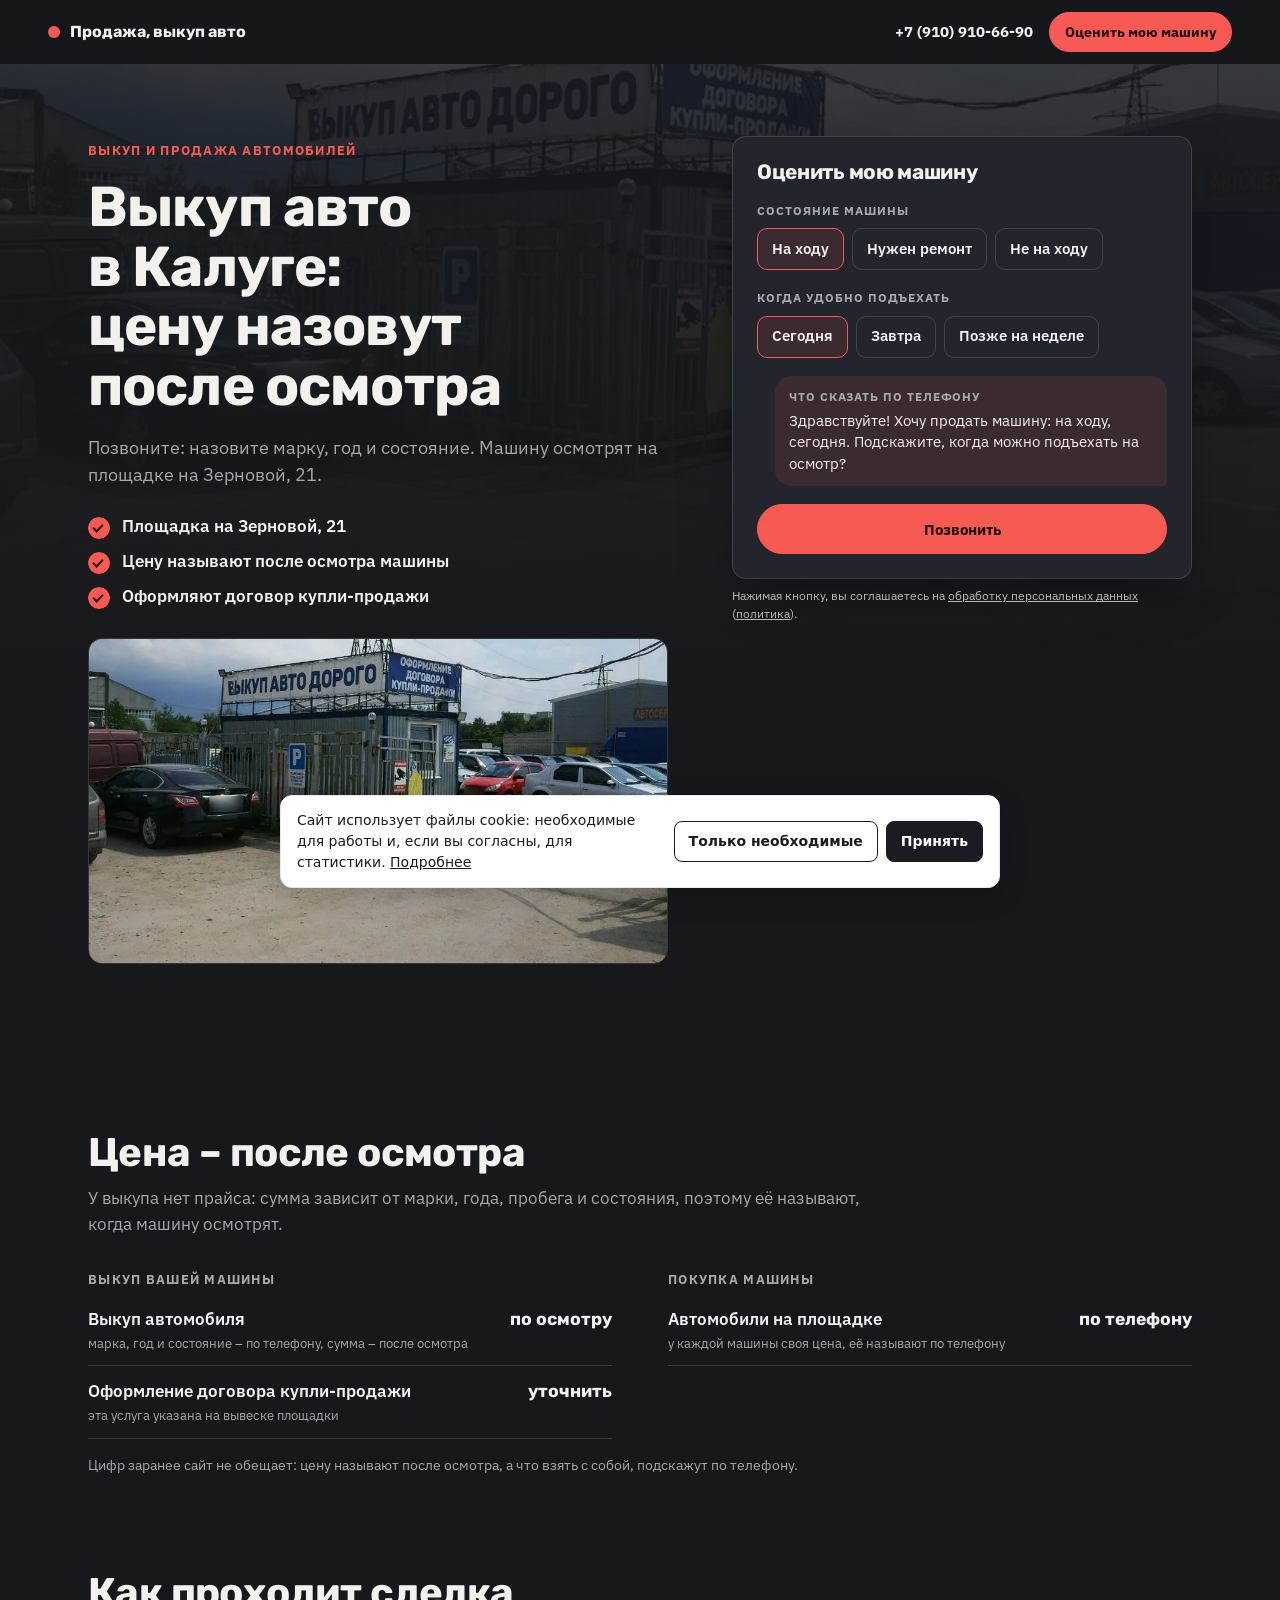
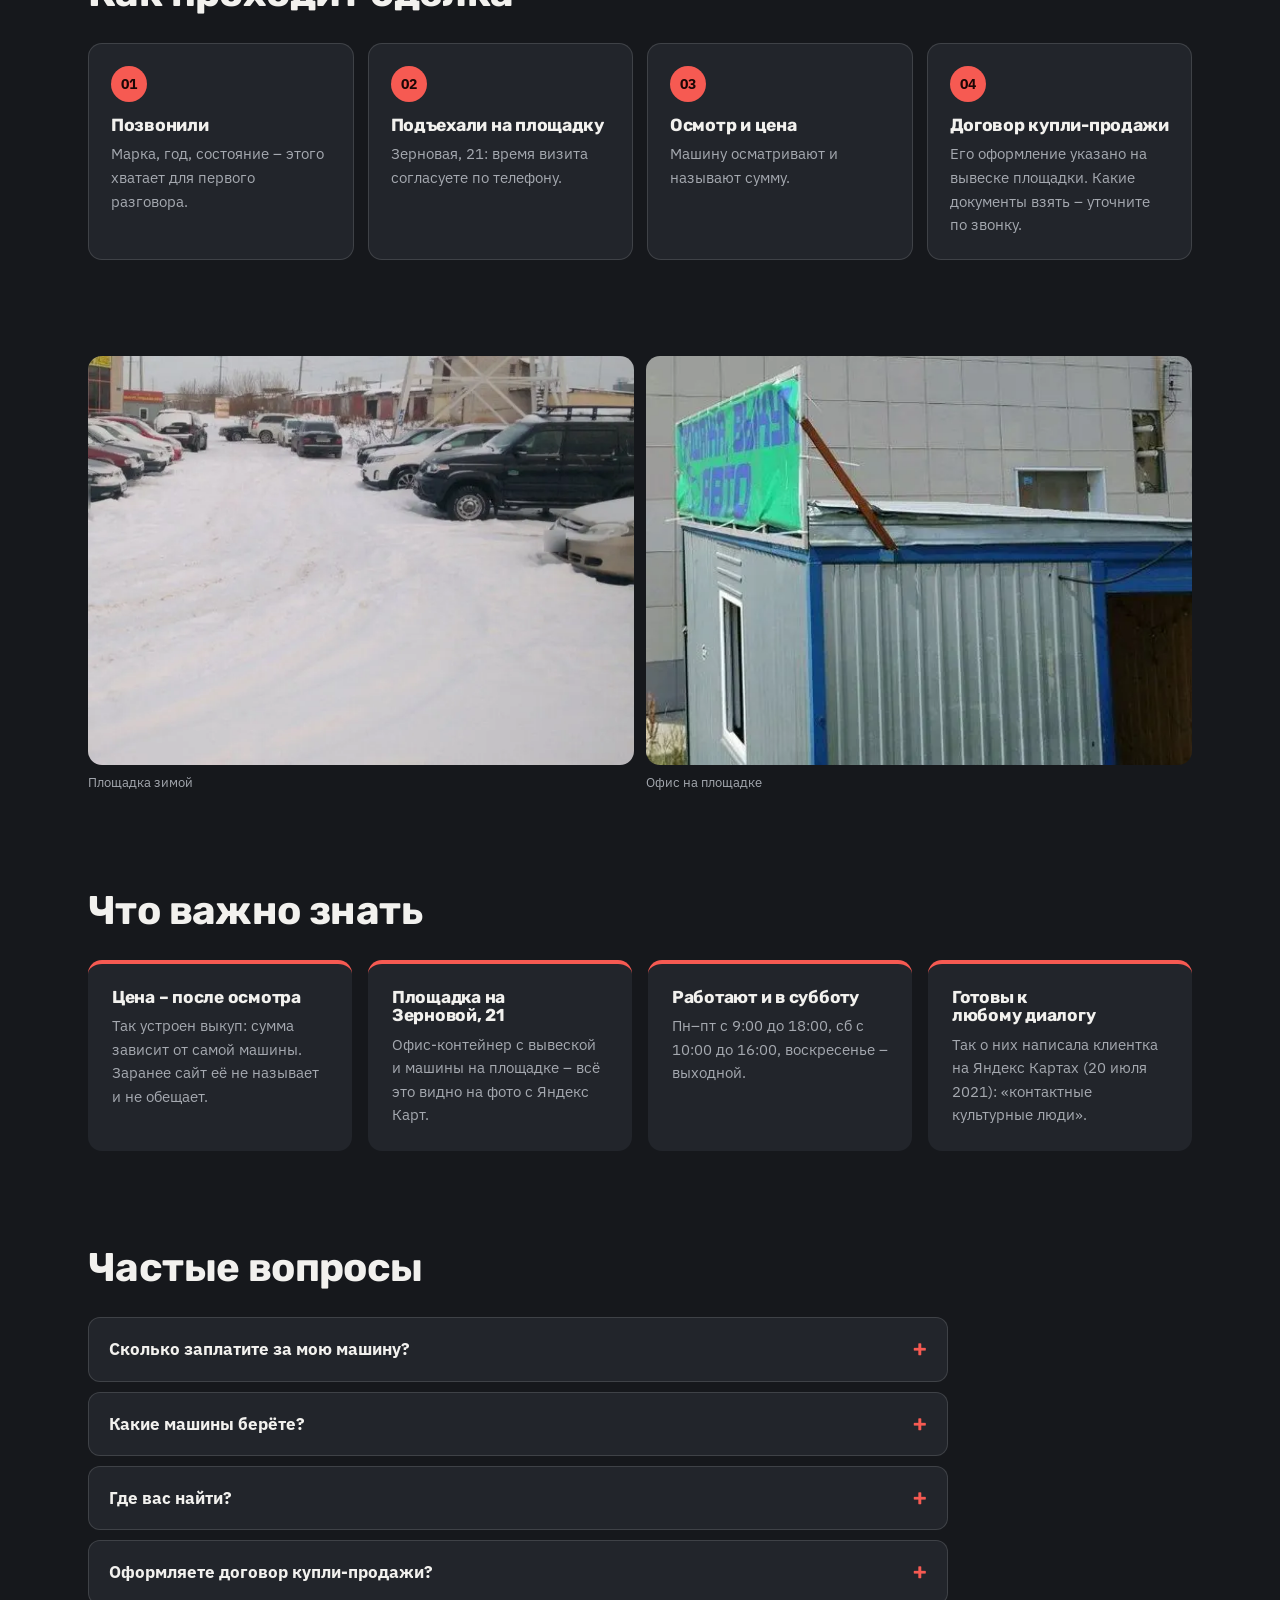
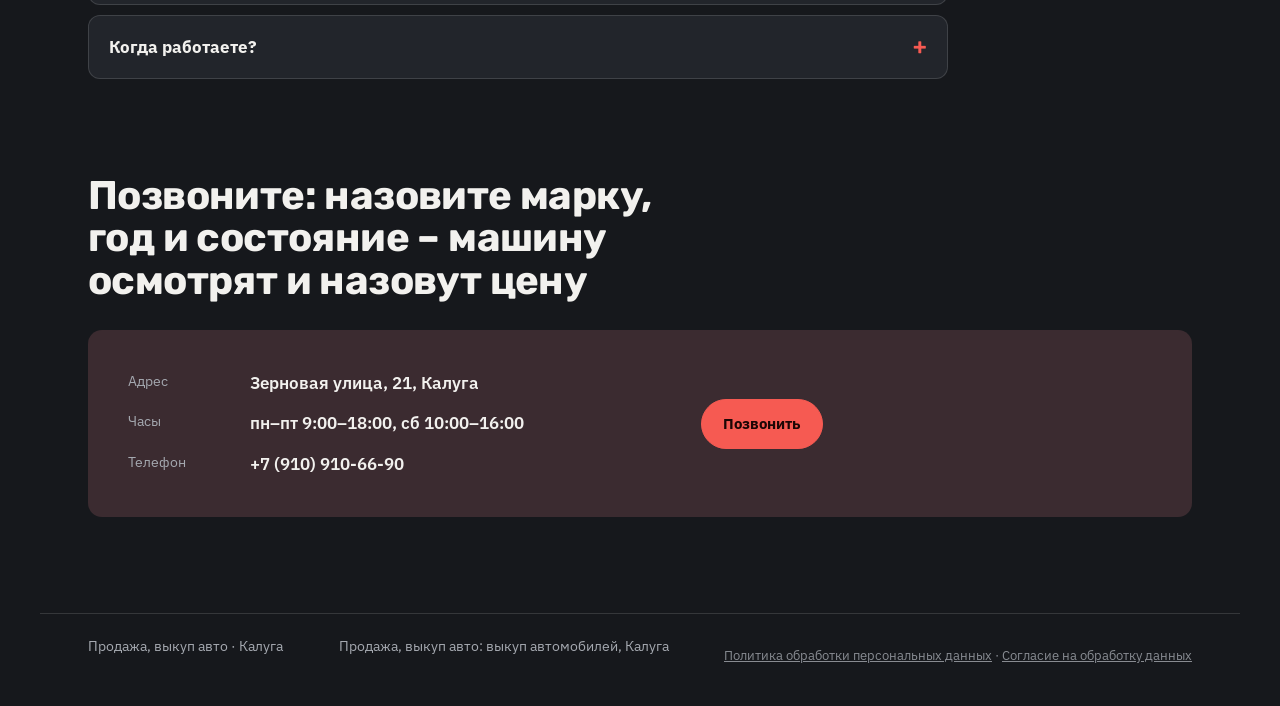
<file: index.html>
<!doctype html>
<html lang="ru">
<head>
<meta charset="utf-8">
<meta name="robots" content="noindex, nofollow" data-publish>
<meta name="viewport" content="width=device-width, initial-scale=1, viewport-fit=cover">
<title>Продажа, выкуп авто · Выкуп автомобилей</title>
<meta name="description" content="Позвоните: назовите марку, год и состояние. Машину осмотрят на площадке на Зерновой, 21.">
<meta property="og:type" content="website">
<meta property="og:url" content="https://ajax55sv-cell.github.io/prodazha-vykup-avto-kaluga/">
<meta property="og:site_name" content="Продажа, выкуп авто">
<meta property="og:title" content="Выкуп авто в Калуге: цену назовут после осмотра">
<meta property="og:description" content="Позвоните: назовите марку, год и состояние. Машину осмотрят на площадке на Зерновой, 21.">
<meta property="og:image" content="https://ajax55sv-cell.github.io/prodazha-vykup-avto-kaluga/assets/og.jpg">
<link rel="preload" as="image" href="assets/hero.webp" fetchpriority="high">
<link rel="icon" href="data:image/svg+xml,%3Csvg xmlns=%27http://www.w3.org/2000/svg%27 viewBox=%270 0 32 32%27%3E%3Crect x=%276%27 y=%276%27 width=%2720%27 height=%2720%27 rx=%275%27 fill=%27%23f65a52%27/%3E%3C/svg%3E">
<link rel="preconnect" href="https://fonts.googleapis.com">
<link rel="preconnect" href="https://fonts.gstatic.com" crossorigin>
<link href="https://fonts.googleapis.com/css2?family=Rubik:wght@600;700&family=IBM+Plex+Sans:wght@400;500;600&display=swap" rel="stylesheet">
<style>
:root { --c-canvas: #16181c; --c-surface: #22252b; --c-ink: #f2f1ee; --c-ink-soft: #a5a9b0; --c-accent: #f65a52; --c-accent-ink: #1c0605; --c-accent-deep: #f65a52; --f-display: "Rubik", "Arial", system-ui, sans-serif; --f-text: "IBM Plex Sans", "Segoe UI", system-ui, sans-serif; --h1k: 1; }
</style>
<link rel="stylesheet" href="style-prod.css">
<style>
/* legal-add */
.legal-links{margin-top:10px;font-size:13px;opacity:.8;hyphens:none}
.legal-links a{color:inherit}
.ckn{margin:8px 0 0;font-size:12px;line-height:1.45;opacity:.75;hyphens:none}
.ckn a{color:inherit;text-decoration:underline}
.ckb{position:fixed;left:12px;right:12px;bottom:12px;z-index:9999;max-width:720px;margin:0 auto;padding:14px 16px;background:#fff;color:#1b1c22;border:1px solid #e7e8ee;border-radius:12px;box-shadow:0 8px 28px rgba(0,0,0,.18);font:400 14px/1.5 system-ui,-apple-system,"Segoe UI",Arial,sans-serif;hyphens:none;display:flex;gap:12px;align-items:center;flex-wrap:wrap}
.ckb p{margin:0;flex:1 1 280px}
.ckb a{color:inherit;text-decoration:underline}
.ckb__b{display:flex;gap:8px;flex-wrap:wrap}
.ckb button{font:inherit;font-weight:600;padding:9px 14px;border-radius:8px;border:1px solid #1b1c22;background:#fff;color:#1b1c22;cursor:pointer}
.ckb button[data-v="all"]{background:#1b1c22;color:#fff}
</style>
</head>
<body class="s-prod" id="top" data-wa="" data-tg="" data-max="">
<header class="s-bar" data-s-bar>
  <a class="s-bar__brand" href="#top"><i aria-hidden="true"></i>Продажа, выкуп авто</a>
  <div class="s-bar__right">
    <a class="s-bar__tel" href="tel:+79109106690">+7 (910) 910-66-90</a>
    <a class="s-btn s-btn--sm" href="#widget">Оценить мою машину</a>
  </div>
</header>
<main>
  <section class="s-hero">
    <div class="s-hero__text">
      <p class="s-eyebrow">Выкуп и продажа автомобилей</p>
      <h1>Выкуп авто в Калуге: цену назовут после осмотра</h1>
      <p class="s-lead">Позвоните: назовите марку, год и состояние. Машину осмотрят на площадке на Зерновой, 21.</p>
      <ul class="s-ticks"><li>Площадка на Зерновой, 21</li><li>Цену называют после осмотра машины</li><li>Оформляют договор <span class="nw">купли-продажи</span></li></ul>
      
      <figure class="s-hero__photo"><img class="" src="assets/hero.webp" alt="Контейнер-офис с вывеской «Выкуп авто дорого» и площадка с машинами" loading="lazy" decoding="async"></figure>
    </div>
    <div class="s-hero__widget" id="widget"><form class="s-widget" data-s-calc data-base="0" data-min="0" data-min-note="минимальный заказ" data-per="{}" data-message="Здравствуйте! Хочу продать машину: {выбор}. Подскажите, когда можно подъехать на осмотр?" onsubmit="return false">
      <h2 class="s-widget__title">Оценить мою машину</h2>
      <fieldset><legend>Состояние машины</legend><div class="s-chips"><label class="s-chip"><input type="radio" name="job" value="0" data-label="На ходу" data-price="0" checked><span>На ходу</span></label><label class="s-chip"><input type="radio" name="job" value="1" data-label="Нужен ремонт" data-price="0"><span>Нужен ремонт</span></label><label class="s-chip"><input type="radio" name="job" value="2" data-label="Не на ходу" data-price="0"><span>Не на ходу</span></label></div></fieldset>
      <fieldset><legend>Когда удобно подъехать</legend><div class="s-chips"><label class="s-chip"><input type="radio" name="when" value="0" data-label="Сегодня" data-price="0" checked><span>Сегодня</span></label><label class="s-chip"><input type="radio" name="when" value="1" data-label="Завтра" data-price="0"><span>Завтра</span></label><label class="s-chip"><input type="radio" name="when" value="2" data-label="Позже на неделе" data-price="0"><span>Позже на неделе</span></label></div></fieldset>
      <p class="s-total"><span>Цену назовут после осмотра</span><b data-s-total>–</b></p>
      <div class="s-bubble" aria-live="polite"><span class="s-bubble__label">Что сказать по телефону</span><p data-s-bubble></p></div>
      <div class="s-send">
        <a class="s-btn s-btn--wide" href="tel:+79109106690">Позвонить</a>
        
      </div>
      </form><p class="ckn">Нажимая кнопку, вы соглашаетесь на <a href="soglasie.html">обработку персональных данных</a> (<a href="politika.html">политика</a>).</p></div>
    <figure class="s-hero__bg" aria-hidden="true"><img class="" src="assets/hero.webp" alt="Контейнер-офис с вывеской «Выкуп авто дорого» и площадка с машинами" decoding="async" fetchpriority="high"></figure>
  </section>

  

  <section class="s-section s-reveal" id="prices">
    <header class="s-section__head"><h2>Цена – после осмотра</h2><p>У выкупа нет прайса: сумма зависит от марки, года, пробега и состояния, поэтому её называют, когда машину осмотрят.</p></header>
    <div class="s-board"><div class="s-board__group">
      <h3 class="s-board__title">Выкуп вашей машины</h3>
      <ul class="s-board__list">
        <li class="s-board__row"><span class="s-board__name">Выкуп автомобиля<em>марка, год и состояние – по телефону, сумма – после осмотра</em></span><span class="s-board__dots" aria-hidden="true"></span><span class="s-board__price">по осмотру</span></li>
        <li class="s-board__row"><span class="s-board__name">Оформление договора <span class="nw">купли-продажи</span><em>эта услуга указана на вывеске площадки</em></span><span class="s-board__dots" aria-hidden="true"></span><span class="s-board__price">уточнить</span></li>
      </ul>
    </div>
<div class="s-board__group">
      <h3 class="s-board__title">Покупка машины</h3>
      <ul class="s-board__list">
        <li class="s-board__row"><span class="s-board__name">Автомобили на площадке<em>у каждой машины своя цена, её называют по телефону</em></span><span class="s-board__dots" aria-hidden="true"></span><span class="s-board__price">по телефону</span></li>
      </ul>
    </div></div>
    <p class="s-note">Цифр заранее сайт не обещает: цену называют после осмотра, а что взять с собой, подскажут по телефону.</p>
  </section>

  <section class="s-section s-reveal">
    <header class="s-section__head"><h2>Как проходит сделка</h2></header>
    <ol class="s-steps">
      <li class="s-steps__item"><span class="s-steps__n">01</span><h3>Позвонили</h3><p>Марка, год, состояние – этого хватает для первого разговора.</p></li>
      <li class="s-steps__item"><span class="s-steps__n">02</span><h3>Подъехали на площадку</h3><p>Зерновая, 21: время визита согласуете по телефону.</p></li>
      <li class="s-steps__item"><span class="s-steps__n">03</span><h3>Осмотр и цена</h3><p>Машину осматривают и называют сумму.</p></li>
      <li class="s-steps__item"><span class="s-steps__n">04</span><h3>Договор <span class="nw">купли-продажи</span></h3><p>Его оформление указано на вывеске площадки. Какие документы взять – уточните по звонку.</p></li>
    </ol>
  </section>

  <section class="s-photos s-reveal" aria-label="Фото"><figure><img class="" src="assets/lot.webp" alt="Площадка с машинами зимой, на заднем плане опора ЛЭП" loading="lazy" decoding="async"><figcaption>Площадка зимой</figcaption></figure><figure><img class="" src="assets/banner.webp" alt="Контейнер-офис с зелёным баннером «Продажа, выкуп авто»" loading="lazy" decoding="async"><figcaption>Офис на площадке</figcaption></figure></section>

  <section class="s-section s-reveal">
    <header class="s-section__head"><h2>Что важно знать</h2></header>
    <ul class="s-promises">
      <li><h3>Цена – после осмотра</h3><p>Так устроен выкуп: сумма зависит от самой машины. Заранее сайт её не называет и не обещает.</p></li>
      <li><h3>Площадка на Зерновой, 21</h3><p><span class="nw">Офис-контейнер</span> с вывеской и машины на площадке – всё это видно на фото с Яндекс Карт.</p></li>
      <li><h3>Работают и в субботу</h3><p>Пн–пт с 9:00 до 18:00, сб с 10:00 до 16:00, воскресенье – выходной.</p></li>
      <li><h3>Готовы к любому диалогу</h3><p>Так о них написала клиентка на Яндекс Картах (20 июля 2021): «контактные культурные люди».</p></li>
    </ul>
  </section>

  

  <section class="s-section s-reveal">
    <header class="s-section__head"><h2>Частые вопросы</h2></header>
    <div class="s-faq"><details><summary>Сколько заплатите за мою машину?</summary><p>Сумму сайт не называет: она зависит от марки, года, пробега и состояния. Цену называют после осмотра.</p></details><details><summary>Какие машины берёте?</summary><p>В карточке на Яндекс Картах указано: выкуп автомобилей. Подойдёт ли ваша машина, лучше уточнить по телефону.</p></details><details><summary>Где вас найти?</summary><p>Калуга, Зерновая улица, 21. На фото с Яндекс Карт видно <span class="nw">контейнер-офис</span> с вывеской и площадку с машинами.</p></details><details><summary>Оформляете договор <span class="nw">купли-продажи</span>?</summary><p>На вывеске площадки указано оформление договора <span class="nw">купли-продажи</span>. Какие документы нужны, подскажут по телефону.</p></details><details><summary>Когда работаете?</summary><p>Пн–пт с 9:00 до 18:00, сб с 10:00 до 16:00, воскресенье – выходной. Так указано на Яндекс Картах.</p></details></div>
  </section>

  <section class="s-section s-final s-reveal" id="contacts">
    <header class="s-section__head"><h2>Позвоните: назовите марку, год и состояние – машину осмотрят и назовут цену</h2></header>
    <div class="s-contacts">
      <dl>
        <div><dt>Адрес</dt><dd>Зерновая улица, 21, Калуга</dd></div>
        <div><dt>Часы</dt><dd>пн–пт 9:00–18:00, сб 10:00–16:00</dd></div>
        <div><dt>Телефон</dt><dd><a href="tel:+79109106690">+7 (910) 910-66-90</a></dd></div>
      </dl>
      <div class="s-contacts__actions">
        <a class="s-btn" href="tel:+79109106690">Позвонить</a>
        
      </div>
    </div>
  </section>
</main>
<footer class="s-foot"><p>Продажа, выкуп авто · Калуга</p><p>Продажа, выкуп авто: выкуп автомобилей, Калуга</p><p class="legal-links"><a href="politika.html">Политика обработки персональных данных</a> · <a href="soglasie.html">Согласие на обработку данных</a></p></footer>
<nav class="s-dock" aria-label="Быстрая связь"><a class="s-btn" href="#widget">Оценить мою машину</a><a class="s-btn s-btn--ghost" href="tel:+79109106690">Позвонить</a></nav>
<script src="style.js" defer></script>
<script>
(function(){var K='cookie-choice';try{if(localStorage.getItem(K))return}catch(e){}
var b=document.createElement('div');b.className='ckb';b.setAttribute('role','dialog');b.setAttribute('aria-label','Файлы cookie');
b.innerHTML='<p>Сайт использует файлы cookie: необходимые для работы и, если вы согласны, для статистики. <a href="politika.html">Подробнее</a></p><div class="ckb__b"><button type="button" data-v="necessary">Только необходимые</button><button type="button" data-v="all">Принять</button></div>';
b.addEventListener('click',function(e){var v=e.target.getAttribute&&e.target.getAttribute('data-v');if(!v)return;try{localStorage.setItem(K,v)}catch(x){}try{document.dispatchEvent(new CustomEvent('cookie-choice',{detail:v}))}catch(x){}b.remove()});
document.body.appendChild(b)})();
</script>
<!-- legal-add -->
</body>
</html>
</file>
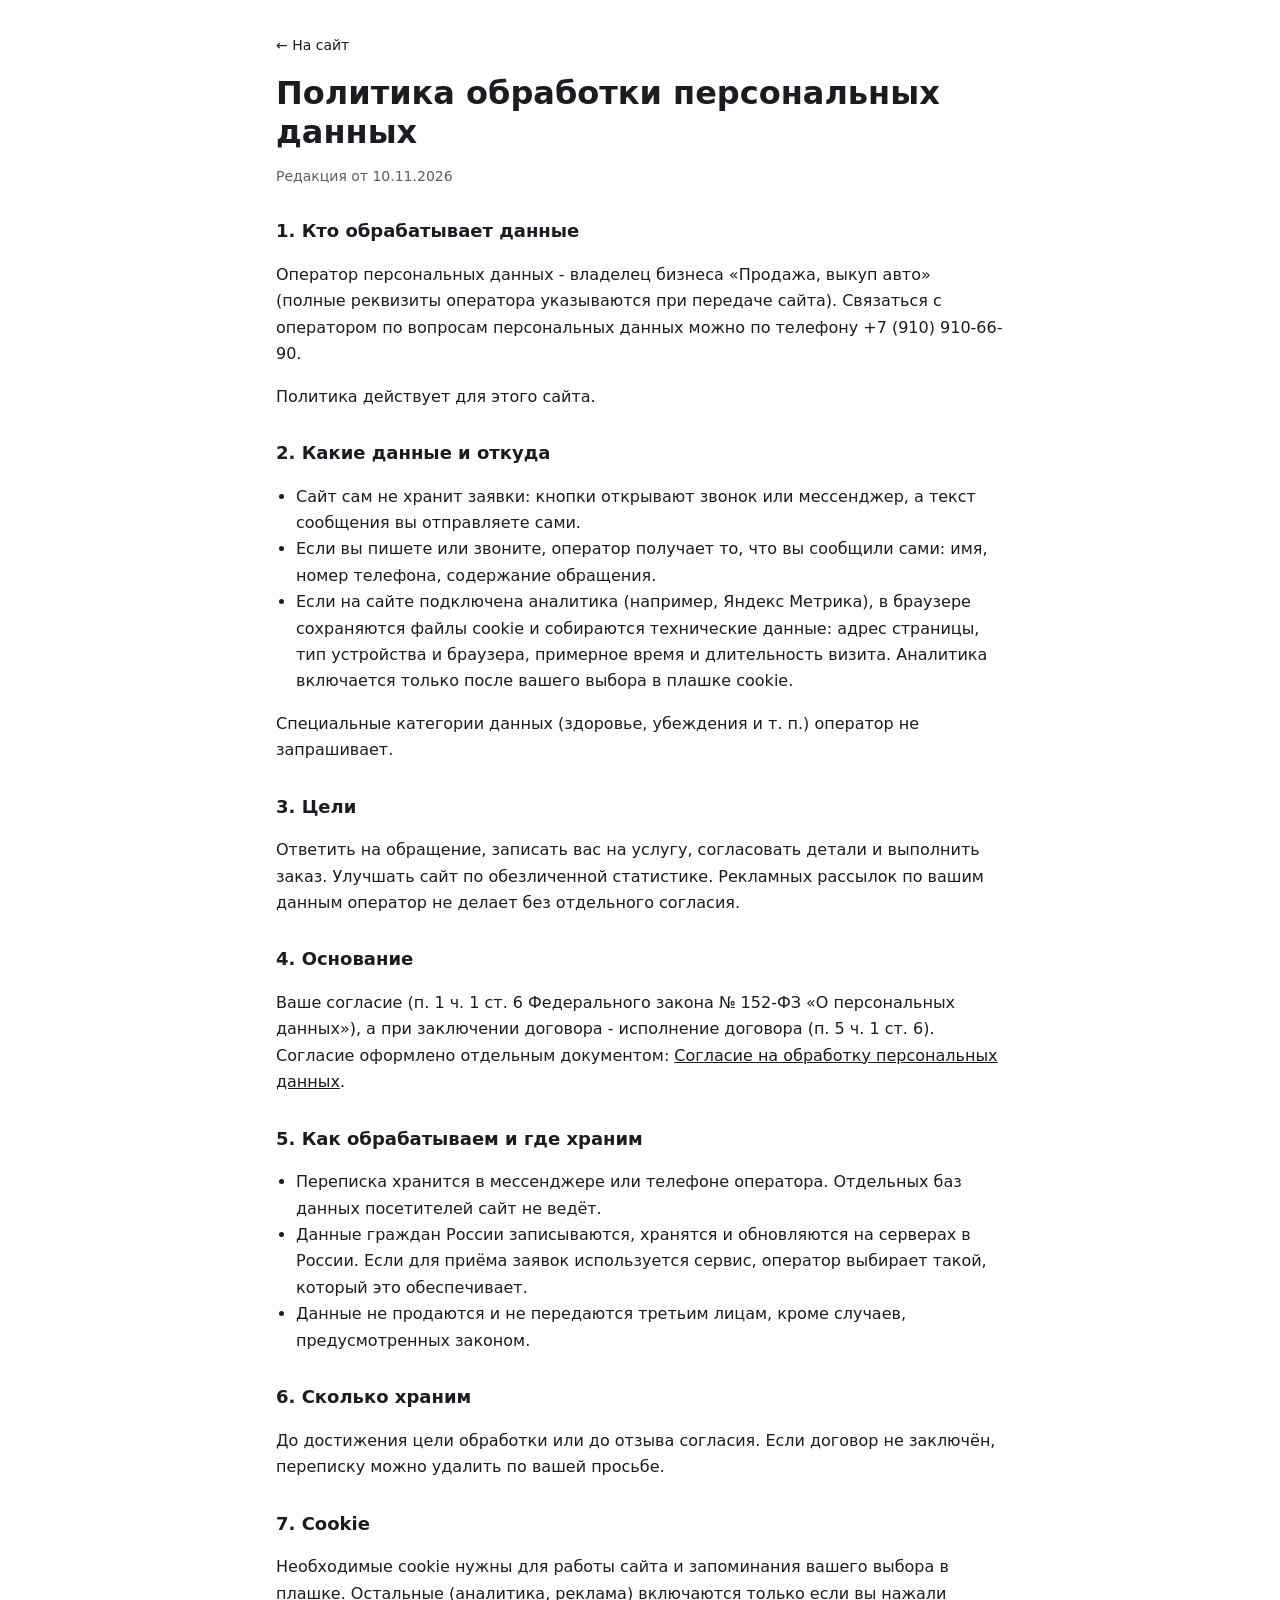
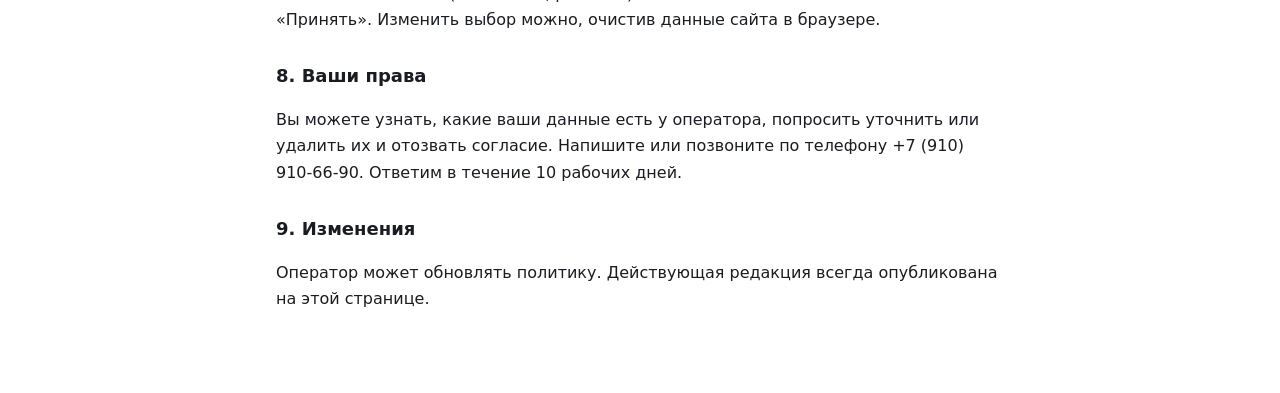
<file: politika.html>
<!doctype html>
<html lang="ru">
<head>
<meta charset="utf-8">
<meta name="viewport" content="width=device-width, initial-scale=1">
<title>Политика обработки персональных данных - Продажа, выкуп авто</title>
<style>:root{--accent:#1a1a1a;--ink:#1b1c22;--ink-2:#5b5d68;--line:#e7e8ee}
*{box-sizing:border-box}
html,body,h1,h2,p,li{hyphens:none;-webkit-hyphens:none}
body{margin:0;background:#fff;color:var(--ink);font:400 16px/1.65 system-ui,-apple-system,"Segoe UI",Arial,sans-serif}
main{max-width:760px;margin:0 auto;padding:32px 16px 64px}
a{color:var(--accent)}
h1{font-size:clamp(24px,4vw,32px);line-height:1.2;margin:16px 0 6px}
h2{font-size:18px;margin:28px 0 8px}
.muted{color:var(--ink-2);font-size:14px}
.back{font-size:14px;text-decoration:none}
ul{padding-left:20px}</style>
</head>
<body>
<main>
<a class="back" href="./">← На сайт</a>
<h1>Политика обработки персональных данных</h1>
<p class="muted">Редакция от 10.11.2026</p>

<h2>1. Кто обрабатывает данные</h2>
<p>Оператор персональных данных - владелец бизнеса «Продажа, выкуп авто» (полные реквизиты оператора указываются при передаче сайта). Связаться с оператором по вопросам персональных данных можно по телефону +7 (910) 910-66-90.</p>
<p>Политика действует для этого сайта.</p>

<h2>2. Какие данные и откуда</h2>
<ul>
<li>Сайт сам не хранит заявки: кнопки открывают звонок или мессенджер, а текст сообщения вы отправляете сами.</li>
<li>Если вы пишете или звоните, оператор получает то, что вы сообщили сами: имя, номер телефона, содержание обращения.</li>
<li>Если на сайте подключена аналитика (например, Яндекс Метрика), в браузере сохраняются файлы cookie и собираются технические данные: адрес страницы, тип устройства и браузера, примерное время и длительность визита. Аналитика включается только после вашего выбора в плашке cookie.</li>
</ul>
<p>Специальные категории данных (здоровье, убеждения и т. п.) оператор не запрашивает.</p>

<h2>3. Цели</h2>
<p>Ответить на обращение, записать вас на услугу, согласовать детали и выполнить заказ. Улучшать сайт по обезличенной статистике. Рекламных рассылок по вашим данным оператор не делает без отдельного согласия.</p>

<h2>4. Основание</h2>
<p>Ваше согласие (п. 1 ч. 1 ст. 6 Федерального закона № 152-ФЗ «О персональных данных»), а при заключении договора - исполнение договора (п. 5 ч. 1 ст. 6). Согласие оформлено отдельным документом: <a href="soglasie.html">Согласие на обработку персональных данных</a>.</p>

<h2>5. Как обрабатываем и где храним</h2>
<ul>
<li>Переписка хранится в мессенджере или телефоне оператора. Отдельных баз данных посетителей сайт не ведёт.</li>
<li>Данные граждан России записываются, хранятся и обновляются на серверах в России. Если для приёма заявок используется сервис, оператор выбирает такой, который это обеспечивает.</li>
<li>Данные не продаются и не передаются третьим лицам, кроме случаев, предусмотренных законом.</li>
</ul>

<h2>6. Сколько храним</h2>
<p>До достижения цели обработки или до отзыва согласия. Если договор не заключён, переписку можно удалить по вашей просьбе.</p>

<h2>7. Cookie</h2>
<p>Необходимые cookie нужны для работы сайта и запоминания вашего выбора в плашке. Остальные (аналитика, реклама) включаются только если вы нажали «Принять». Изменить выбор можно, очистив данные сайта в браузере.</p>

<h2>8. Ваши права</h2>
<p>Вы можете узнать, какие ваши данные есть у оператора, попросить уточнить или удалить их и отозвать согласие. Напишите или позвоните по телефону +7 (910) 910-66-90. Ответим в течение 10 рабочих дней.</p>

<h2>9. Изменения</h2>
<p>Оператор может обновлять политику. Действующая редакция всегда опубликована на этой странице.</p>

</main>
</body>
</html>
</file>
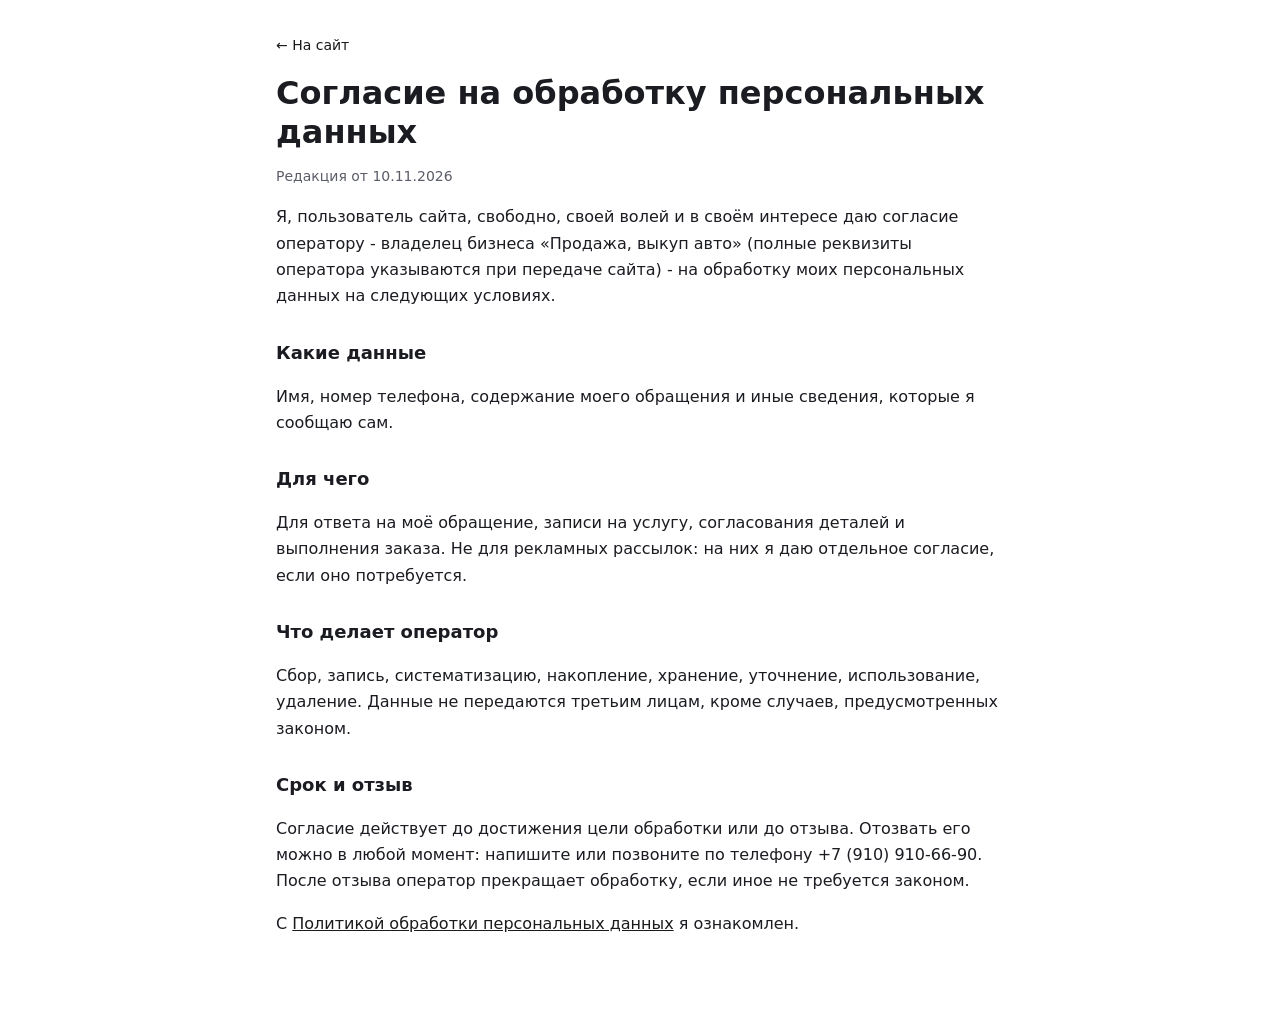
<file: soglasie.html>
<!doctype html>
<html lang="ru">
<head>
<meta charset="utf-8">
<meta name="viewport" content="width=device-width, initial-scale=1">
<title>Согласие на обработку персональных данных - Продажа, выкуп авто</title>
<style>:root{--accent:#1a1a1a;--ink:#1b1c22;--ink-2:#5b5d68;--line:#e7e8ee}
*{box-sizing:border-box}
html,body,h1,h2,p,li{hyphens:none;-webkit-hyphens:none}
body{margin:0;background:#fff;color:var(--ink);font:400 16px/1.65 system-ui,-apple-system,"Segoe UI",Arial,sans-serif}
main{max-width:760px;margin:0 auto;padding:32px 16px 64px}
a{color:var(--accent)}
h1{font-size:clamp(24px,4vw,32px);line-height:1.2;margin:16px 0 6px}
h2{font-size:18px;margin:28px 0 8px}
.muted{color:var(--ink-2);font-size:14px}
.back{font-size:14px;text-decoration:none}
ul{padding-left:20px}</style>
</head>
<body>
<main>
<a class="back" href="./">← На сайт</a>
<h1>Согласие на обработку персональных данных</h1>
<p class="muted">Редакция от 10.11.2026</p>

<p>Я, пользователь сайта, свободно, своей волей и в своём интересе даю согласие оператору - владелец бизнеса «Продажа, выкуп авто» (полные реквизиты оператора указываются при передаче сайта) - на обработку моих персональных данных на следующих условиях.</p>

<h2>Какие данные</h2>
<p>Имя, номер телефона, содержание моего обращения и иные сведения, которые я сообщаю сам.</p>

<h2>Для чего</h2>
<p>Для ответа на моё обращение, записи на услугу, согласования деталей и выполнения заказа. Не для рекламных рассылок: на них я даю отдельное согласие, если оно потребуется.</p>

<h2>Что делает оператор</h2>
<p>Сбор, запись, систематизацию, накопление, хранение, уточнение, использование, удаление. Данные не передаются третьим лицам, кроме случаев, предусмотренных законом.</p>

<h2>Срок и отзыв</h2>
<p>Согласие действует до достижения цели обработки или до отзыва. Отозвать его можно в любой момент: напишите или позвоните по телефону +7 (910) 910-66-90. После отзыва оператор прекращает обработку, если иное не требуется законом.</p>

<p>С <a href="politika.html">Политикой обработки персональных данных</a> я ознакомлен.</p>

</main>
</body>
</html>
</file>
<file: style-prod.css>
/* Стиль «Продающий»: лендинг под заявки. Главная деталь – калькулятор или онлайн-запись на первом экране
   и живое «сообщение-превью», которое уходит владельцу в мессенджер. Цвета и шрифты – из палитры ниши. */
*, *::before, *::after { box-sizing: border-box; }
:root {
  --hair: color-mix(in srgb, var(--c-ink) 14%, transparent);
  --tint: color-mix(in srgb, var(--c-accent) 12%, var(--c-surface));
  --wrap: 1200px; --gut: clamp(16px, 4vw, 48px);
  --r: 14px;
  --shadow: 0 18px 50px -18px color-mix(in srgb, #000 55%, transparent);
}
html { scroll-behavior: smooth; -webkit-text-size-adjust: 100%; overflow-x: clip; }
body { margin: 0; background: var(--c-canvas); color: var(--c-ink); font: 400 17px/1.55 var(--f-text); -webkit-font-smoothing: antialiased; }
img { display: block; max-width: 100%; }
a { color: inherit; }
h1, h2, h3 { font-family: var(--f-display); font-weight: 700; line-height: 1.06; margin: 0; letter-spacing: -.015em; text-wrap: balance; }
p { margin: 0; }
fieldset { border: 0; margin: 0; padding: 0; min-width: 0; }
:focus-visible { outline: 2px solid var(--c-accent); outline-offset: 3px; border-radius: 4px; }

.s-btn { display: inline-flex; align-items: center; justify-content: center; min-height: 50px; padding: 0 1.4em; border-radius: 999px;
  background: var(--c-accent); color: var(--c-accent-ink); font: 700 .95rem/1.1 var(--f-text); text-decoration: none; border: 1px solid var(--c-accent);
  text-align: center; transition: filter .2s ease, transform .2s ease; cursor: pointer; }
.s-btn:hover { filter: brightness(1.07); }
.s-btn:active { transform: translateY(1px); }
.s-btn--sm { min-height: 40px; padding: 0 1.1em; font-size: .85rem; }
.s-btn--ghost { background: transparent; color: var(--c-ink); border-color: var(--hair); font-weight: 600; }
.s-btn--wide { flex: 1; }

/* шапка */
.s-bar { position: sticky; top: 0; z-index: 30; display: flex; align-items: center; justify-content: space-between; gap: 16px;
  padding: 10px var(--gut); background: color-mix(in srgb, var(--c-canvas) 88%, transparent); -webkit-backdrop-filter: blur(10px); backdrop-filter: blur(10px); }
.s-bar.is-scrolled { box-shadow: 0 1px 0 var(--hair); }
.s-bar__brand { font: 700 1rem/1 var(--f-display); text-decoration: none; display: inline-flex; align-items: center; gap: .6em; min-height: 44px; white-space: nowrap; min-width: 0; }
.s-bar__brand i { width: .75em; height: .75em; border-radius: 50%; background: var(--c-accent); }
.s-bar__right { display: flex; align-items: center; gap: 16px; }
.s-bar__tel { text-decoration: none; font-weight: 700; font-size: .95rem; font-variant-numeric: tabular-nums; }

main { max-width: var(--wrap); margin: 0 auto; padding: 0 var(--gut); }

/* первый экран: текст слева, виджет справа, фото ниши – приглушённым фоном */
.s-hero { position: relative; display: grid; grid-template-columns: minmax(0, 1fr) minmax(0, 460px); gap: clamp(28px, 5vw, 64px); align-items: start;
  padding: clamp(32px, 6vw, 72px) 0 clamp(40px, 6vw, 72px); isolation: isolate; }
.s-hero__bg { position: absolute; z-index: -1; margin: 0; top: 0; left: calc(50% - 50vw); width: 100vw; height: min(78%, 620px); overflow: hidden; }
.s-hero__bg img { width: 100%; height: 100%; object-fit: cover; opacity: .3; filter: saturate(.85); }
.s-hero__bg::after { content: ""; position: absolute; inset: 0; background: linear-gradient(180deg, color-mix(in srgb, var(--c-canvas) 40%, transparent), var(--c-canvas) 96%); }
/* фото бизнеса крупно в левой колонке: владелец узнаёт своё место с первого экрана */
.s-hero__photo { margin: 30px 0 0; }
.s-hero__photo img { width: 100%; aspect-ratio: 16 / 9; object-fit: cover; border-radius: var(--r); border: 1px solid var(--hair); }
.s-hero__photo figcaption { margin-top: 8px; font-size: .84rem; color: var(--c-ink-soft); }
.s-eyebrow { display: inline-block; font-size: .8rem; font-weight: 700; letter-spacing: .1em; text-transform: uppercase; color: var(--c-accent-deep, var(--c-accent)); margin-bottom: 16px; }
.s-hero h1 { font-size: calc(clamp(2.1rem, 4.4vw, 3.7rem) * var(--h1k, 1)); overflow-wrap: normal; hyphens: none; }
.s-lead { margin-top: 18px; font-size: 1.12rem; color: var(--c-ink-soft); max-width: 32em; }
.s-ticks { list-style: none; margin: 26px 0 0; padding: 0; display: grid; gap: 12px; }
.s-ticks li { position: relative; padding-left: 34px; font-weight: 600; line-height: 1.35; }
.s-ticks li::before { content: ""; position: absolute; left: 0; top: .1em; width: 22px; height: 22px; border-radius: 50%; background: var(--c-accent);
  -webkit-mask: radial-gradient(circle, #000 0 100%); }
.s-ticks li::after { content: ""; position: absolute; left: 7px; top: calc(.1em + 5px); width: 6px; height: 10px; border: solid var(--c-accent-ink); border-width: 0 2px 2px 0; transform: rotate(45deg); }
.s-rating { margin-top: 26px; font-size: .92rem; color: var(--c-ink-soft); }
.s-rating b { color: var(--c-ink); font-size: 1.1rem; }

/* виджет */
.s-hero__widget { position: sticky; top: 76px; }
.s-widget { background: var(--c-surface); border-radius: var(--r); padding: 24px; box-shadow: var(--shadow); display: grid; gap: 18px; border: 1px solid var(--hair); }
.s-widget__title { font-size: 1.3rem; }
.s-widget legend, .s-range label { font-size: .78rem; font-weight: 700; letter-spacing: .08em; text-transform: uppercase; color: var(--c-ink-soft); margin-bottom: 8px; padding: 0; }
.s-chips { display: flex; flex-wrap: wrap; gap: 8px; }
.s-chips--col { flex-direction: column; flex-wrap: nowrap; }
.s-chip { position: relative; display: inline-flex; align-items: center; gap: 10px; min-height: 42px; padding: 8px 14px; border-radius: 10px; border: 1px solid var(--hair);
  cursor: pointer; font-size: .92rem; font-weight: 600; transition: border-color .15s ease, background-color .15s ease; }
.s-chip--row { justify-content: space-between; }
.s-chip--row b { font-weight: 700; white-space: nowrap; font-variant-numeric: tabular-nums; }
.s-chip--row b small { font-weight: 500; color: var(--c-ink-soft); }
.s-chip__p { font-weight: 500; font-size: .8rem; color: var(--c-ink-soft); white-space: nowrap; }
.s-chip input { position: absolute; opacity: 0; pointer-events: none; }
.s-chip:has(input:checked) { border-color: var(--c-accent); background: var(--tint); }
.s-chip:has(input:focus-visible) { outline: 2px solid var(--c-accent); outline-offset: 2px; }
.s-chip[aria-disabled="true"] { opacity: .4; cursor: default; }
.s-check { display: flex; align-items: center; gap: 10px; font-weight: 600; font-size: .92rem; cursor: pointer; }
.s-check input { width: 20px; height: 20px; accent-color: var(--c-accent); }
.s-check b { margin-left: auto; font-variant-numeric: tabular-nums; }
.s-range { display: grid; gap: 6px; }
.s-range label { display: flex; justify-content: space-between; margin: 0; }
.s-range label b { color: var(--c-ink); font-size: 1rem; font-weight: 700; letter-spacing: 0; text-transform: none; font-variant-numeric: tabular-nums; }
.s-range input { width: 100%; accent-color: var(--c-accent); height: 28px; }
.s-total { display: flex; align-items: baseline; justify-content: space-between; gap: 12px; padding-top: 14px; border-top: 1px solid var(--hair); }
.s-total span { color: var(--c-ink-soft); font-weight: 600; }
.s-total b { font: 700 1.9rem/1 var(--f-display); font-variant-numeric: tabular-nums; color: var(--c-accent); }

/* сообщение-превью: пузырь чата */
.s-bubble { position: relative; background: var(--tint); border-radius: 16px 16px 4px 16px; padding: 12px 14px; margin-left: 18px; }
.s-bubble__label { display: block; font-size: .72rem; font-weight: 700; letter-spacing: .08em; text-transform: uppercase; color: var(--c-ink-soft); margin-bottom: 4px; }
.s-bubble p { font-size: .93rem; line-height: 1.45; }
.s-send { display: flex; gap: 8px; }
.s-send__note { font-size: .82rem; color: var(--c-accent-deep, var(--c-accent)); }
.s-demo { font-size: .78rem; color: var(--c-ink-soft); }

/* секции */
.s-section { padding: clamp(56px, 8vw, 96px) 0 0; }
.s-section__head { display: grid; gap: 10px; margin-bottom: 28px; max-width: 46em; }
.s-section__head h2 { font-size: clamp(1.7rem, 3.2vw, 2.5rem); }
.s-section__head p { color: var(--c-ink-soft); }
.s-note { margin-top: 16px; font-size: .88rem; color: var(--c-ink-soft); max-width: 52em; }

.s-incl { display: grid; grid-template-columns: 1fr 1fr; gap: 16px; }
.s-incl > div { background: var(--c-surface); border-radius: var(--r); padding: 26px; border: 1px solid var(--hair); }
.s-incl > div:first-child { background: var(--tint); border-color: transparent; }
.s-incl h3 { font-size: 1.1rem; margin-bottom: 14px; }
.s-incl ul { margin: 0; padding-left: 1.1em; display: grid; gap: 8px; }

.s-board { display: grid; grid-template-columns: repeat(auto-fit, minmax(min(100%, 420px), 1fr)); gap: 12px 56px; }
.s-board__title { font: 700 .8rem var(--f-text); letter-spacing: .1em; text-transform: uppercase; color: var(--c-ink-soft); margin: 6px 0; }
.s-board__list { list-style: none; margin: 0; padding: 0; }
.s-board__row { display: flex; align-items: baseline; gap: 10px; padding: 12px 0; border-bottom: 1px solid var(--hair); }
.s-board__name { font-weight: 600; }
.s-board__name em { display: block; font-style: normal; font-size: .84rem; color: var(--c-ink-soft); font-weight: 400; }
.s-board__dots { flex: 1; }
.s-board__price { font: 700 1.1rem/1 var(--f-display); font-variant-numeric: tabular-nums; white-space: nowrap; }
.s-board__price small { font: 500 .78rem var(--f-text); color: var(--c-ink-soft); }

.s-steps { list-style: none; margin: 0; padding: 0; display: grid; grid-template-columns: repeat(auto-fit, minmax(min(100%, 170px), 1fr)); gap: 14px; }
.s-steps__item { background: var(--c-surface); border-radius: var(--r); padding: 22px; border: 1px solid var(--hair); }
.s-steps__n { display: inline-grid; place-items: center; width: 36px; height: 36px; border-radius: 50%; background: var(--c-accent); color: var(--c-accent-ink); font: 700 .85rem var(--f-text); }
.s-steps h3 { font-size: 1.1rem; margin-top: 14px; overflow-wrap: normal; hyphens: none; }
.s-steps__item { min-width: 0; }
.s-steps p { margin-top: 8px; color: var(--c-ink-soft); font-size: .95rem; }

.s-photos { display: grid; grid-template-columns: repeat(3, 1fr); gap: 12px; padding-top: clamp(56px, 8vw, 96px); }
.s-photos figure { margin: 0; }
.s-photos img { width: 100%; aspect-ratio: 1 / 1; object-fit: cover; border-radius: var(--r); }
.s-photos figcaption { font-size: .82rem; color: var(--c-ink-soft); margin-top: 8px; }

.s-promises { list-style: none; margin: 0; padding: 0; display: grid; grid-template-columns: repeat(auto-fit, minmax(min(100%, 260px), 1fr)); gap: 16px; }
.s-promises li { border-radius: var(--r); padding: 24px; background: var(--c-surface); border-top: 4px solid var(--c-accent); display: grid; gap: 8px; align-content: start; }
.s-promises h3 { font-size: 1.08rem; }
.s-promises p { color: var(--c-ink-soft); font-size: .95rem; }

.s-reviews { list-style: none; margin: 0; padding: 0; display: grid; grid-template-columns: repeat(auto-fit, minmax(min(100%, 280px), 1fr)); gap: 16px; }
.s-reviews li { background: var(--c-surface); border-radius: var(--r); padding: 24px; display: grid; gap: 14px; align-content: start; border: 1px solid var(--hair); }
.s-reviews blockquote { margin: 0; font-size: 1.02rem; }
.s-reviews__who { font-size: .85rem; color: var(--c-ink-soft); }
.s-section__head--reviews { max-width: none; }
.s-reviews__rating { display: flex; flex-wrap: wrap; align-items: center; gap: 6px 12px; color: var(--c-ink-soft); font-size: .95rem; }
.s-reviews__num { font-weight: 700; font-size: 1.4rem; color: var(--c-ink); }
.s-reviews__stars { --r: 5; display: inline-block; width: 5em; height: 1em; font-size: .95rem; line-height: 1; letter-spacing: .05em; white-space: nowrap; color: color-mix(in srgb, var(--c-ink) 18%, transparent); position: relative; }
.s-reviews__stars::before { content: "★★★★★"; }
.s-reviews__stars::after { content: "★★★★★"; position: absolute; inset: 0; width: calc(var(--r) / 5 * 100%); overflow: hidden; color: var(--c-accent); }
.s-reviews__all { color: var(--c-ink); text-underline-offset: 3px; }
.s-reviews__all:hover { color: var(--c-accent-deep, var(--c-accent)); }

.s-faq { display: grid; gap: 10px; max-width: 860px; }
.s-faq details { background: var(--c-surface); border-radius: 12px; border: 1px solid var(--hair); }
.s-faq summary { cursor: pointer; list-style: none; padding: 18px 52px 18px 20px; font-weight: 700; position: relative; }
.s-faq summary::-webkit-details-marker { display: none; }
.s-faq summary::after { content: "+"; position: absolute; right: 20px; top: 50%; transform: translateY(-50%); font: 700 1.4rem/1 var(--f-display); color: var(--c-accent); }
.s-faq details[open] summary::after { content: "–"; }
.s-faq details p { padding: 0 20px 18px; color: var(--c-ink-soft); }

.s-contacts { display: grid; grid-template-columns: 1.2fr 1fr; gap: 32px; background: var(--tint); border-radius: var(--r); padding: clamp(22px, 4vw, 40px); align-items: center; }
.s-contacts dl { margin: 0; display: grid; gap: 14px; }
.s-contacts dl div { display: grid; grid-template-columns: 110px 1fr; gap: 12px; }
.s-contacts dt { color: var(--c-ink-soft); font-size: .9rem; }
.s-contacts dd { margin: 0; font-weight: 600; }
.s-contacts dd a { text-decoration: none; }
.s-contacts__actions { display: flex; flex-wrap: wrap; gap: 10px; }

.s-foot { max-width: var(--wrap); margin: clamp(56px, 8vw, 96px) auto 0; padding: 22px var(--gut) 40px; border-top: 1px solid var(--hair);
  display: flex; justify-content: space-between; gap: 16px; font-size: .85rem; color: var(--c-ink-soft); flex-wrap: wrap; }
.s-dock { display: none; }
.s-slot { border-bottom: 1px dashed currentColor; opacity: .75; white-space: nowrap; }

@media (prefers-reduced-motion: no-preference) {
  .s-reveal { opacity: 0; transform: translateY(14px); transition: opacity .5s ease, transform .5s cubic-bezier(.2, .7, .2, 1); }
  .s-reveal.is-in { opacity: 1; transform: none; }
  .s-hero__text, .s-hero__widget { animation: s-rise .6s cubic-bezier(.2, .7, .2, 1) both; }
  .s-hero__widget { animation-delay: .1s; }
}
@keyframes s-rise { from { opacity: 0; transform: translateY(12px); } }

@media (max-width: 960px) {
  .s-hero { grid-template-columns: 1fr; }
  .s-hero__widget { position: static; }
  .s-hero__bg { height: 420px; }
  .s-hero__photo { display: none; }
  .s-incl, .s-contacts { grid-template-columns: 1fr; }
}
@media (max-width: 640px) {
  body { font-size: 16px; padding-bottom: 76px; }
  .s-bar__tel { display: none; }
  .s-bar { gap: 10px; }
  .s-bar__brand { font-size: .92rem; overflow: hidden; text-overflow: ellipsis; }
  .s-bar .s-btn--sm { white-space: nowrap; font-size: .78rem; padding: 0 .8em; flex-shrink: 0; }
  .s-widget { padding: 18px; }
  .s-steps { grid-template-columns: 1fr; }
  .s-photos { grid-template-columns: 1fr 1fr; }
  .s-photos figure:first-child { grid-column: 1 / -1; }
  .s-photos figure:first-child img { aspect-ratio: 16 / 10; }
  .s-contacts dl div { grid-template-columns: 1fr; gap: 2px; }
  .s-send { flex-direction: column; }
  .s-dock { display: flex; gap: 8px; position: fixed; z-index: 40; left: 0; right: 0; bottom: 0; padding: 10px 12px calc(10px + env(safe-area-inset-bottom));
    background: color-mix(in srgb, var(--c-canvas) 92%, transparent); -webkit-backdrop-filter: blur(10px); backdrop-filter: blur(10px); box-shadow: 0 -1px 0 var(--hair); }
  .s-dock .s-btn { flex: 1; min-height: 48px; font-size: .88rem; padding: 0 .9em; white-space: nowrap; }
  .s-dock .s-btn:first-child { flex: 1.7; }
}

/* prodazha-vykup-n05 */
html, body, h1, h2, h3, p, li { hyphens: none; -webkit-hyphens: none; }
.nw { white-space: nowrap; }
.s-total { display: none; }
html, body { overflow-x: clip; }

/* photos-2 */
.s-photos { grid-template-columns: 1fr 1fr; }
.s-photos img { aspect-ratio: 4 / 3; }
@media (max-width: 720px) { .s-photos { grid-template-columns: 1fr; } .s-photos figure:first-child { grid-column: auto; } .s-photos figure:first-child img { aspect-ratio: 4 / 3; } }
</file>
